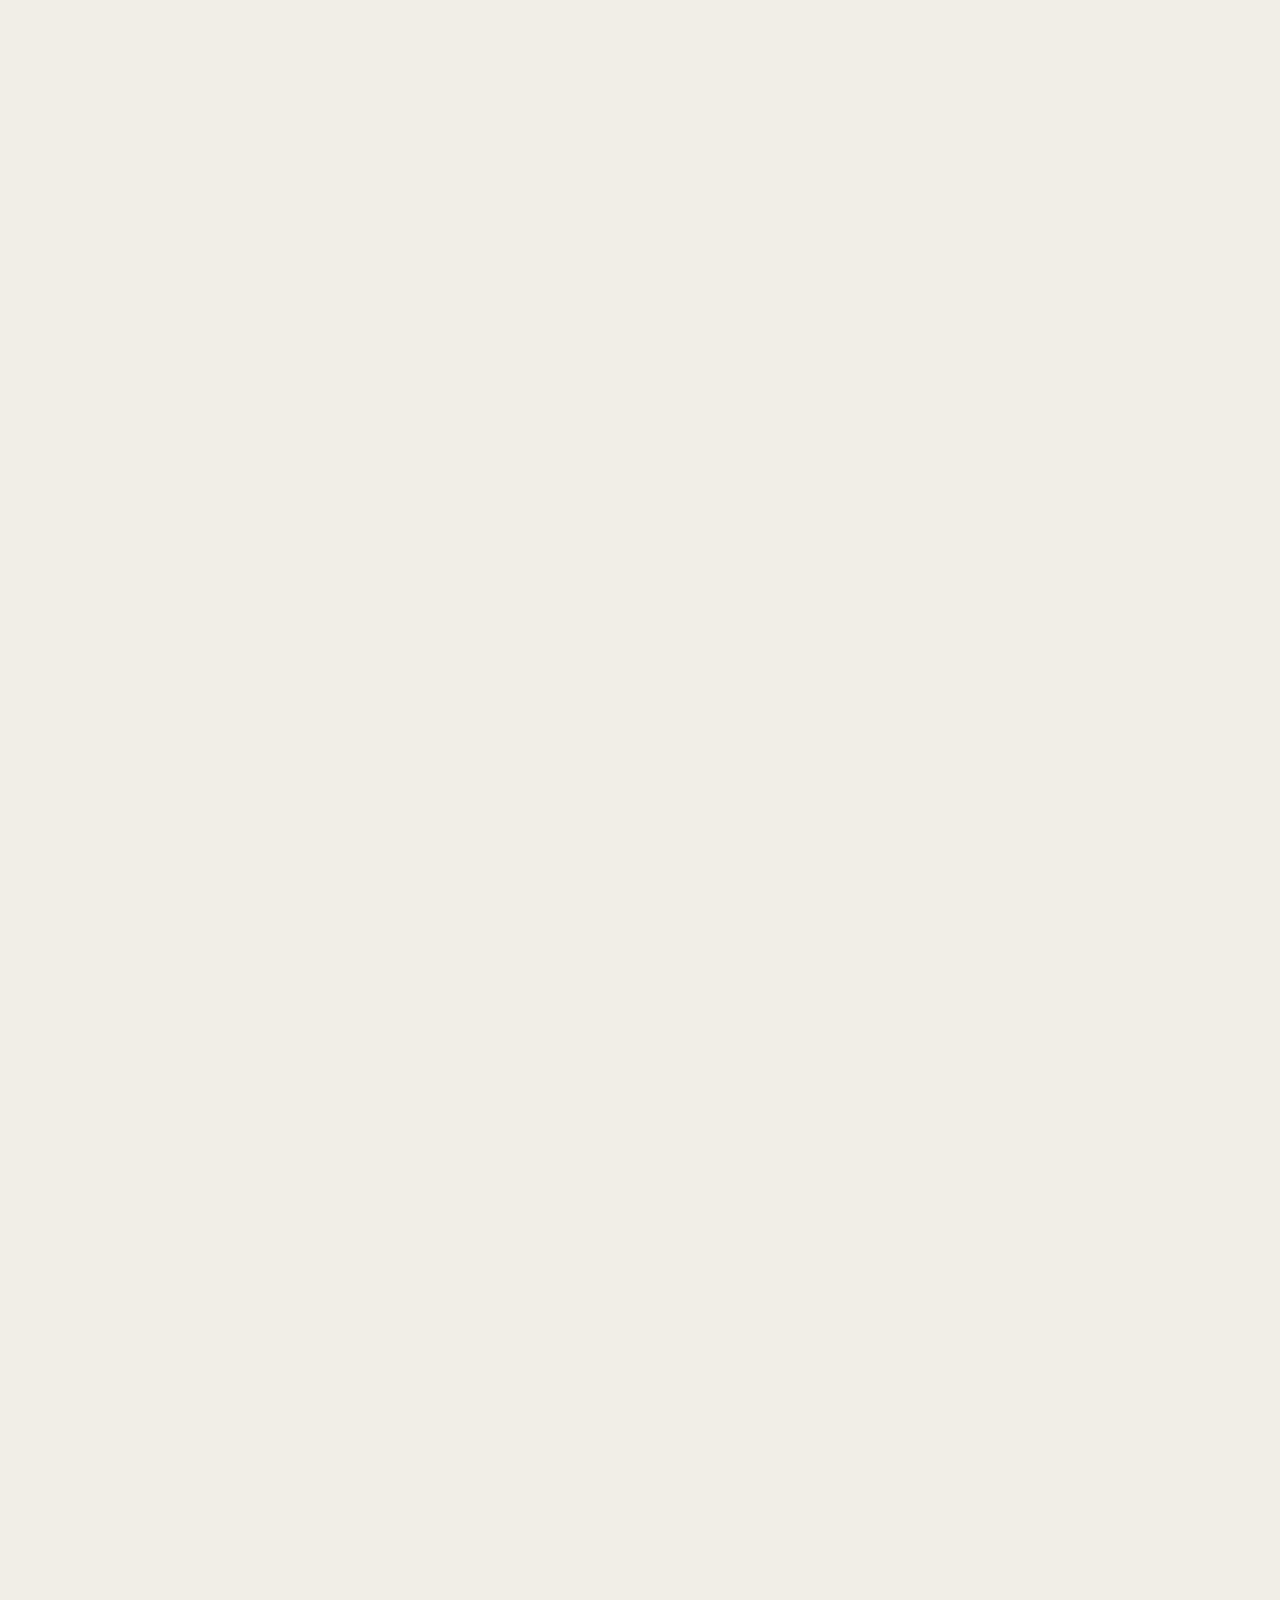
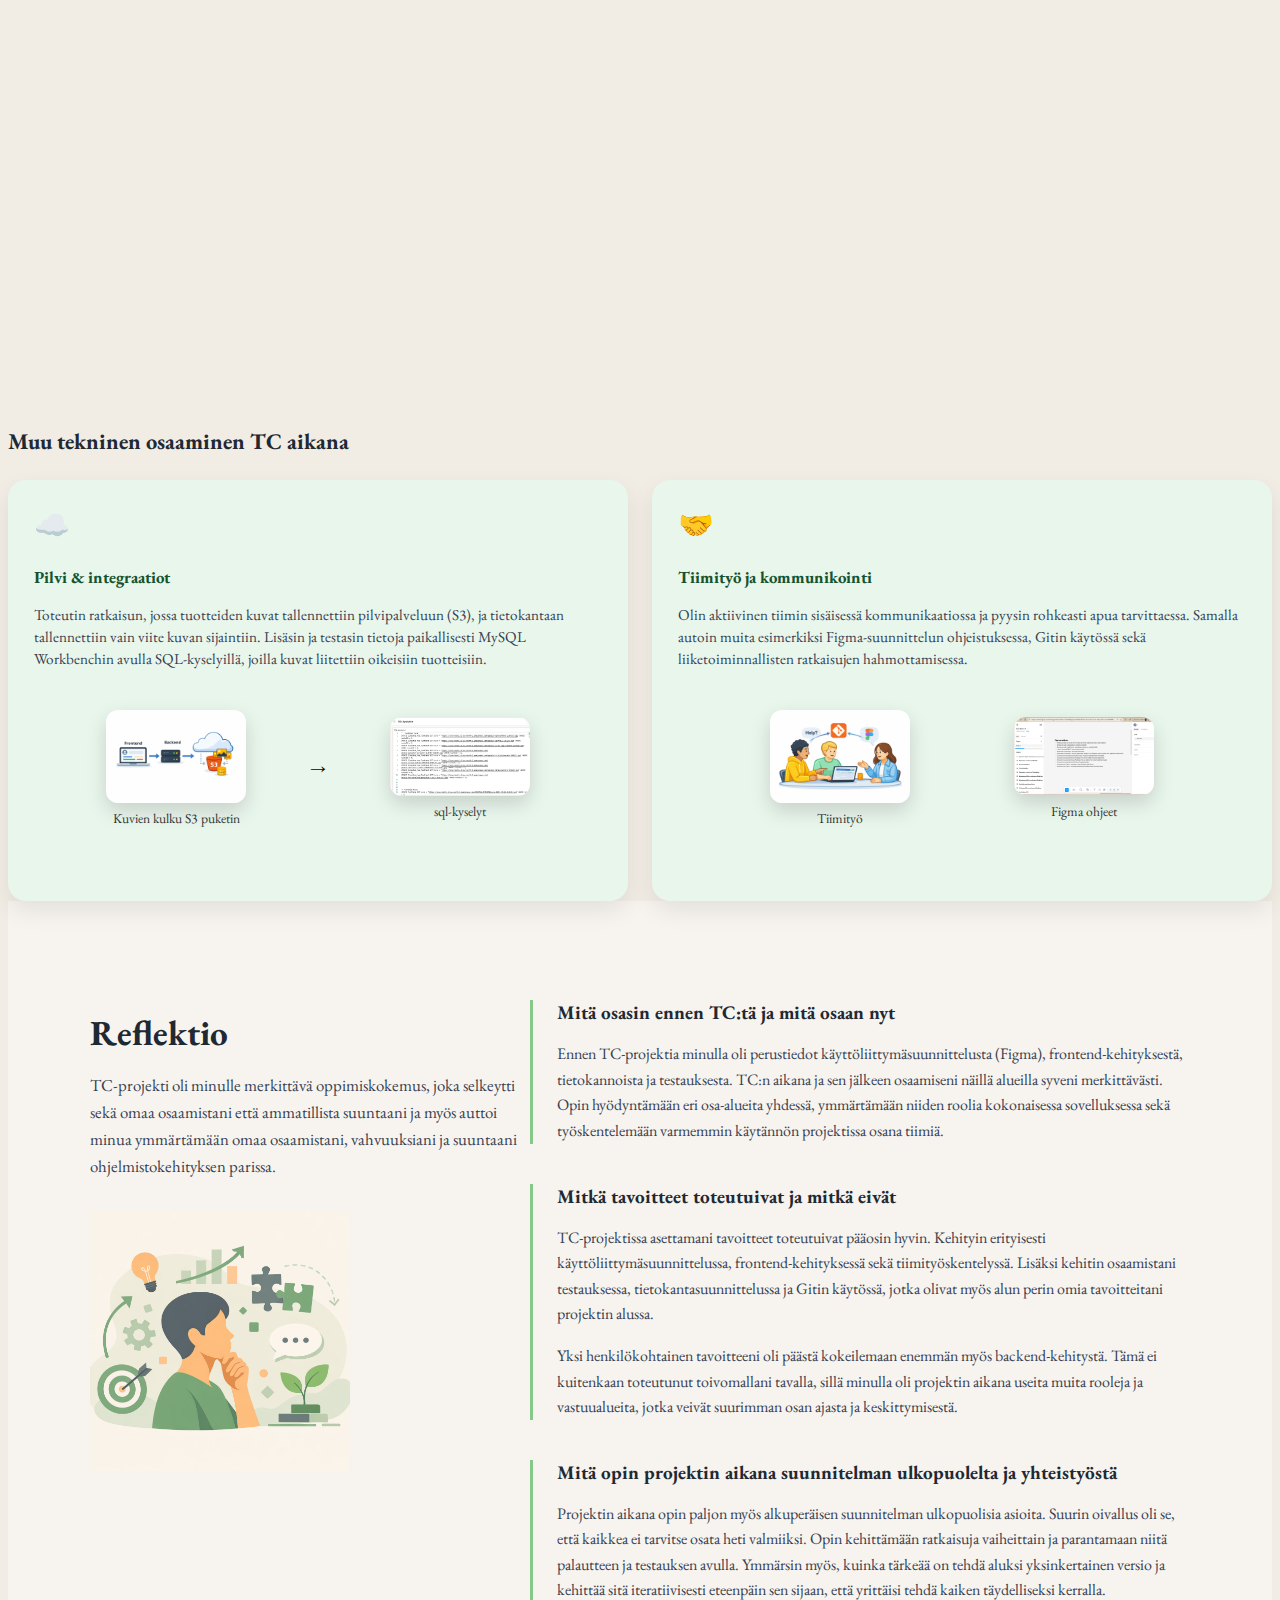
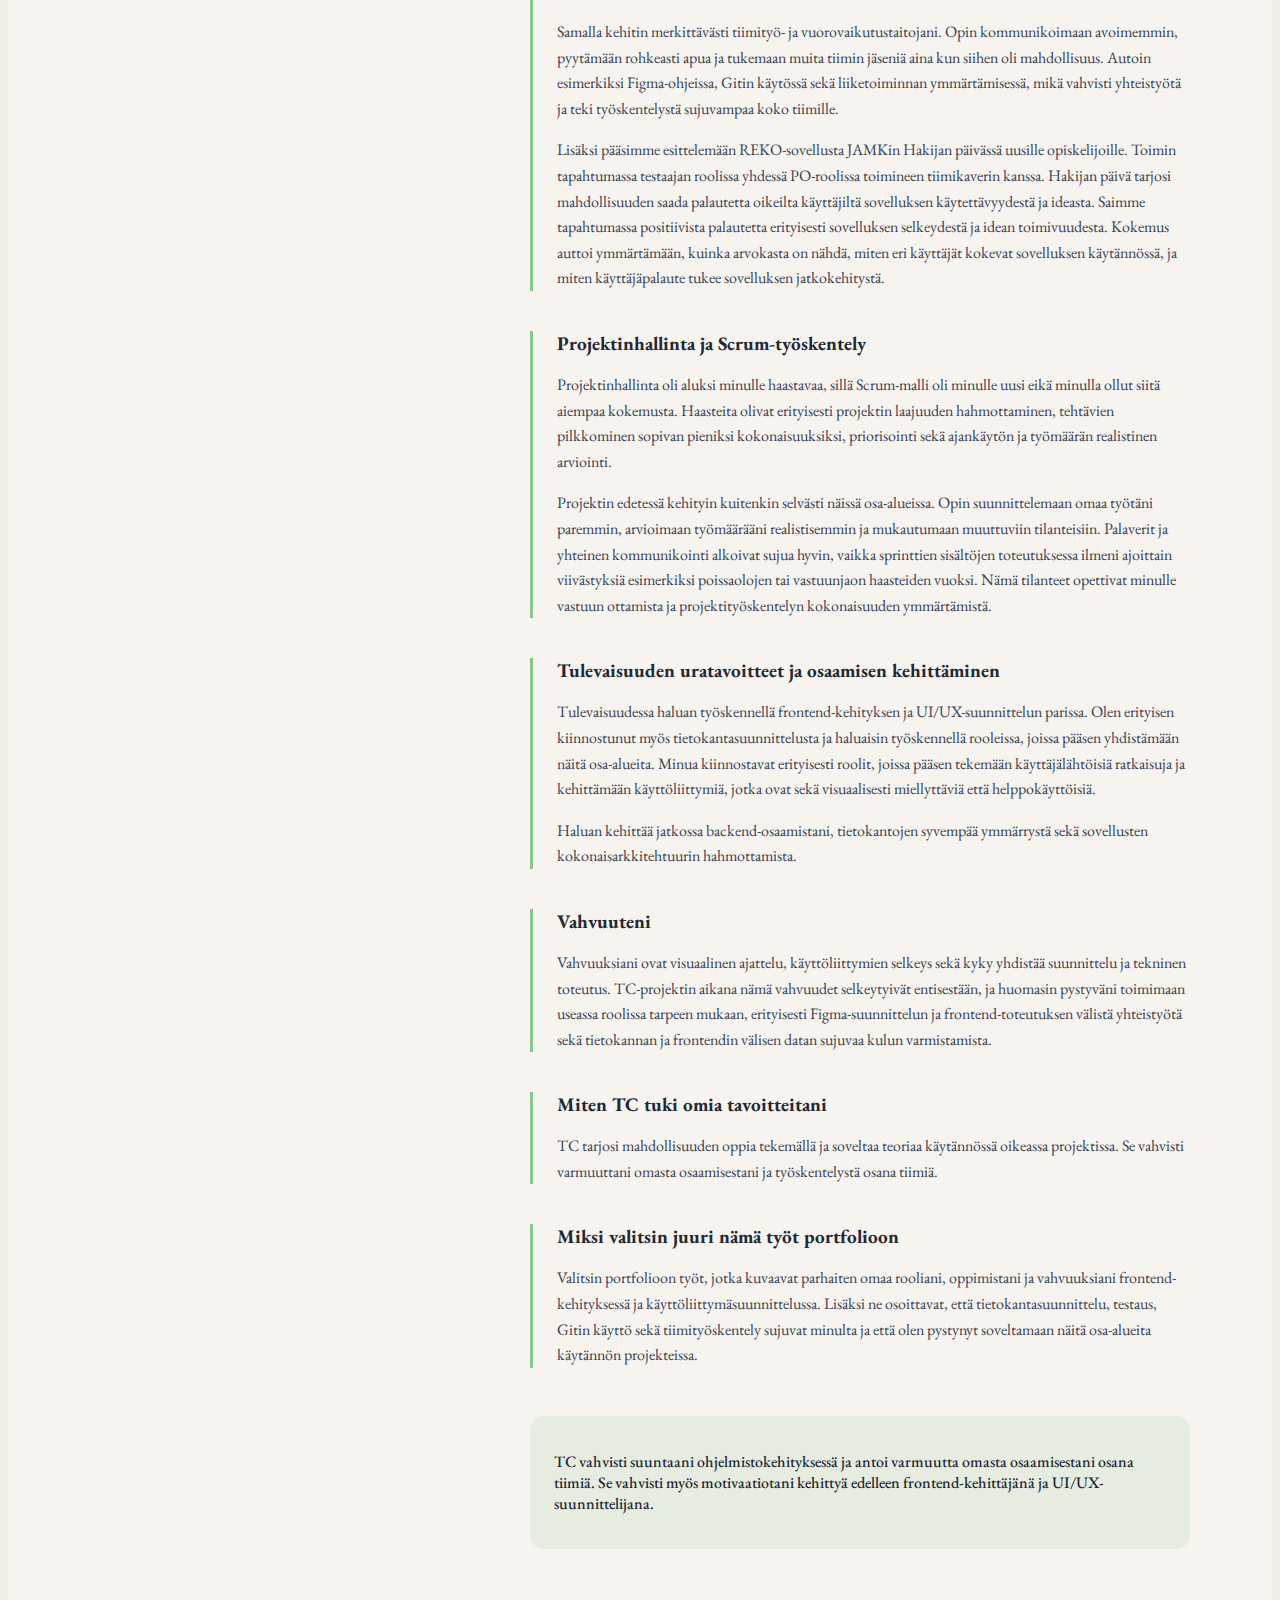
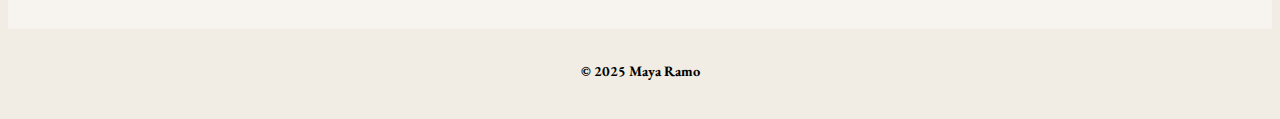
<file: index.html>
<!DOCTYPE html>
<html lang="fi">

<head>
  <meta charset="UTF-8" />
  <meta name="viewport" content="width=device-width, initial-scale=1.0">
  <link rel="preconnect" href="https://fonts.googleapis.com">
  <link rel="preconnect" href="https://fonts.gstatic.com" crossorigin>
  <link rel="stylesheet" href="https://cdnjs.cloudflare.com/ajax/libs/font-awesome/6.4.0/css/all.min.css">
  <link rel="stylesheet"
    href="https://fonts.googleapis.com/css2?family=Material+Symbols+Outlined:opsz,wght,FILL,GRAD@20..48,100..700,0..1,-50..200" />
  <link
    href="https://fonts.googleapis.com/css2?family=Berkshire+Swash&family=EB+Garamond:ital,wght@0,400..800;1,400..800&family=Paprika&family=Roboto:ital,wght@0,100..900;1,100..900&display=swap"
    rel="stylesheet">
  <title>TC-portfolio</title>
  <link rel="stylesheet" href="index.css">


</head>

<body>
  <section class="profile-header">
    <div class="profile-left">
      <img class="profile-img" src="images/Maya1.jpeg" alt="Photo of Maya Ramo">

      <h2 class="about-name">Maya Ramo</h2>
      <p class="study">Tietojenkäsittelyn tradenomiopiskelija</p>
      <p class="specialization">UI/UX suunnittelija & ohjelmistokehitys kehittäjä</p>

      <div class="social-icons">
        <a href="https://github.com/ramomaya" target="_blank" aria-label="GitHub">
          <img src="images/github kuvake.png" alt="GitHub">
        </a>
        <a href="Email:mayuosh.2002@gmail.com" aria-label="Email">
          <img src="images/gmail kuvake.png" alt="Email">
        </a>

      </div>
    </div>

    <div class="profile-right">
      <!-- tänne tulee myöhemmin REKO-kuvat -->
      <div class="reko-slider">
        <img src="images/Etusivu.jpg" class="reko-slide active" alt="REKO etusivu">
        <img src="images/etusivuhakukentta.png" class="reko-slide" alt="REKO Etusivu hakukenttä">
        <img src="images/IlmoitusSivuDesktopVersio.png" class="reko-slide" alt="REKO ilmoitusivu">
        <img src="images/ostoskori.png" class="reko-slide" alt="REKO Ostoskori sivu">
        <img src="images/kirjaudusisään sivu.png" class="reko-slide" alt="REKO kirjaudu sisään sivu">
        <img src="images/rekisteröidysivu.png" class="reko-slide" alt="REKO rekisteröidy sivu">
      </div>

    </div>
  </section>

  <section class="project-card">
    <div class="project-content">

      <div class="project-image">
        <img src="images/uusiVäri logo.png" alt="Abstrakti kasvu ja oppiminen -kuva">
      </div>

      <div class="project-text">
        <h2>🌱 REKO-sovellus</h2>

        <p>
          REKO on verkkosovellus, joka tuo paikalliset ruoantuottajat ja kuluttajat yhteen samaan palveluun. Sovelluksen
          tavoitteena on tehdä lähiruoan löytämisestä, ostamisesta ja myymisestä helppoa ja selkeää yhdessä paikassa.
        </p>

        <p>
          Tuottajat voivat lisätä tuotteensa myyntiin, ja ostajat voivat selata tarjontaa, tarkastella hintoja ja tehdä
          tilauksia vaivattomasti sovelluksen kautta.
        </p>

        <p>
          Projekti on toteutettu kouluprojektina oppimistarkoituksessa Jamkin Ticorporaten Demo Labissa. Sovellusta ei
          ole julkaistu tuotantoon, vaan sen pääpaino on ollut oppimisessa, tiimityöskentelyssä ja käytännön
          ohjelmistokehityksessä.
        </p>

        <a href="https://github.com/jamktiko/RekoRinki.git" target="_blank" class="project-link">
          ↗ Näytä projekti GitHubissa
        </a>
      </div>

    </div>
  </section>


  <div class="tc-project-box scroll-animate">
    <h1 class="otsikko">TC-projektin aikana työskentelin useissa eri tehtävissä, jotka kattoivat suunnittelun,
      kehityksen ja testauksen.
    </h1>

    <div class="role-card" onclick="toggleContent('figma')">
      <div class="role-icon">🖌️</div>
      <div class="role-title">Figma Suunnittelu</div>
      <div class="role-description">
        Vastaa UI/UX suunnittelusta, prototyyppien luomisesta ja resurssien valmistelusta
        frontend-toteutusta varten
      </div>

    </div>

    <div class="role-card" onclick="toggleContent('frontend')">
      <div class="role-icon">🎨</div>
      <div class="role-title">Frontend Kehittäjä</div>
      <div class="role-description">
        Rakensin käyttöliittymän Figma-suunnittelun pohjalta ja toteutin keskeiset näkymät ja käyttäjävuorovaikutukset
      </div>

    </div>

    <div class="role-card" onclick="toggleContent('database')">
      <div class="role-icon">🗄️</div>

      <div class="role-title">Tietokanta Suunnittelu</div>
      <div class="role-description">
        Suunnitteli tietokannan rakenteen, suhteet ja tietovirran tukemaan sovelluksen toiminnallisuutta
      </div>

    </div>

    <div class="role-card" onclick="toggleContent('tester')">
      <div class="role-icon">🧪</div>
      <div class="role-title">Testaaja</div>
      <div class="role-description">
        Testasin ydinominaisuuksia, tunnistin virheitä ja varmistin, että sovellus toimii käyttäjän näkökulmasta
        odotetulla tavalla.
      </div>
      <!-- <div class="role-tag">Frontend</div> -->
    </div>

  </div>

  <div class="grid-container">
    <!-- Ylärivin kaksi laatikkoa -->
    <div class="circle-box top-row scroll-animate">
      <div class="box-header" onclick="toggleContent('figma')">
        <div class="roleicon">🖌️</div>
        <h2>Figma Suunnittelu</h2>
        <i class="fas fa-chevron-down arrow" id="arrow-figma"></i>
      </div>

      <div class="box-content" id="content-figma">
        <div class="viiva"></div>

        <p><strong>Lyhyt esittely:</strong> Vastasin REKO-sovelluksen käyttöliittymäsuunnittelusta Figmassa. Tavoitteena
          oli luoda selkeä
          ja helppokäyttöinen näkymä, jossa kaikki käyttäjät voivat selata ja hakea tuotteita etusivulla tuoteryhmittäin
          ilman kirjautumista. Tuottajille suunnittelin kirjautumisen ja tuotteiden
          hallinnan näkymät.
        </p>
        <div class="design-comparison">
          <figure>
            <img src="images/VanhaversioFigma.png" alt="Old version" class="zoomable">
            <figcaption>Vanha versio</figcaption>
          </figure>

          <span class="design-arrow">→</span>

          <figure>
            <img src="images/UudenversioFigma.png" alt="New version" class="zoomable">
            <figcaption>Uusi versio</figcaption>
          </figure>
        </div>
        <ul>
          <li><strong>Miten tein käytännössä:</strong> Suunnittelin käyttöliittymän näkymiä ja käyttäjäpolkuja Figmassa
            vaiheittain.
            Aloitin yksinkertaisella rakenteella, jonka pohjalta kehitimme toiminnallisemman
            ja visuaalisesti viimeistellyn version. Suunnittelussa huomioin koko ajan myös
            frontend-toteutuksen vaatimukset, kuten komponenttirakenteen ja uudelleenkäytettävyyden.
            <div class="designcomparison">
              <figure>
                <img src="images/vanhaEtusivu.png" alt="Old version" class="zoomable">
                <figcaption>Vanha Etusivu</figcaption>
              </figure>

              <span class="designarrow">→</span>

              <figure>
                <img src="images/uusiEtusivu.png" alt="New version" class="zoomable">
                <figcaption>Uusi Etusivu</figcaption>
              </figure>
            </div>
          </li>
          <li><strong>Visuaalinen ajattelu:</strong> Vanhassa versiossa painopiste oli toiminnallisuuksissa ja sisällön
            määrässä.
            Uudessa versiossa paransin kontrasteja, typografiaa ja elementtien välistä
            rytmiä, jotta tärkeät toiminnot erottuvat paremmin ja käyttöliittymä tuntuu
            selkeämmältä ja rauhallisemmalta.
            <div class="designcomparison">
              <figure>
                <img src="images/vanhanappit.png" alt="Old version" class="zoomable">
                <figcaption>Vanhat nappit</figcaption>
              </figure>

              <span class="designarrow">→</span>

              <figure>
                <img src="images/uusinappit.png" alt="New version" class="zoomable">
                <figcaption>Uudet nappit</figcaption>
              </figure>
            </div>
          </li>

          <li><strong>Yhteistyö ja iterointi:</strong>
            Käyttöliittymäsuunnittelu tehtiin tiiviissä yhteistyössä tiimin kanssa, eikä lopullinen ratkaisu syntynyt
            heti. Projektin alkuvaiheessa vastasin koko REKO-sovelluksen desktop-version käyttöliittymäsuunnittelusta
            Figmassa, ja tämä versio toimi pohjana sovelluksen rakenteelle ja visuaaliselle ilmeelle. Suunnitelmaa
            kehitettiin projektin edetessä palautteen, keskustelujen ja käytännön testaamisen perusteella.

            Iterointia tehtiin useaan otteeseen, esimerkiksi etusivun rakenteen, painikkeiden, värien ja typografian
            osalta, jotta käyttöliittymä olisi mahdollisimman selkeä ja helppokäyttöinen eri käyttäjäryhmille. Projektin
            myöhemmässä vaiheessa keskityin enemmän muihin rooleihin, kuten frontend-toteutukseen, mutta
            Figma-suunnitelma säilyi tärkeänä viitepisteenä koko kehityksen ajan ja ohjasi käyttöliittymän toteutusta
            loppuun asti.
          </li>
          <div class="designcomparison">
            <figure>
              <img src="images/ostoskori figmassa.png" alt="Old version" class="zoomable">
              <figcaption> Ostoskori Figma</figcaption>
            </figure>

            <span class="designarrow">→</span>

            <figure>
              <img src="images/ostoskori.png" alt="New version" class="zoomable">
              <figcaption>Ostoskori frontend</figcaption>
            </figure>
          </div>
          <li><strong>Mitä opin:</strong>
            <br>
            <ul class="mitaopin">
              <li>Opin, että projektin alussa kannattaa tehdä yksinkertainen versio ja kehittää sitä vähitellen
                eteenpäin</li>
              <li>Opin myös käyttämään komponentteja ja ryhmittelyä Figmassa, ja huomasin, että ilman niitä
                suunnittelussa eteneminen on todella hankalaa</li>
              <li>Lisäksi opin, miten prototyyppi toimii Figmassa, kuten kuvakkeiden klikkaaminen ja siirtymät eri
                välilehtien välillä</li>
              <li>Opin myös hyödyntämään kontrasteja, esimerkiksi värien sävyjä ja erottuvuutta, jotta käyttöliittymästä
                tulee selkeämpi ja saavutettavampi</li>
              <li>Ymmärsin samalla paremmin, miten suunnittelu tukee sujuvaa frontend‑kehitystä.</li>
            </ul>

            <div class="designcomparison">
              <figure>
                <img src="images/vanhaVäri logo.png" alt="Old version" class="zoomable">
                <figcaption>Vanha logo</figcaption>
              </figure>

              <span class="designarrow">→</span>

              <figure>
                <img src="images/uusiVäri logo.png" alt="New version" class="zoomable">
                <figcaption>Uusi logo</figcaption>
              </figure>
            </div>

          </li>

          <li><strong>Mitä tekisin nyt toisin:</strong> Alussa olisin voinut käyttää enemmän komponentteja ja
            ryhmittelyä suunnittelussa. Olisin myös voinut oppia enemmän Figman ominaisuuksista, kuten prototyypeistä.
            Lisäksi dokumentoisin suunnitteluratkaisut tarkemmin kehittäjiä varten, jotta toteutusvaihe olisi vielä
            sujuvampi.
          </li>
        </ul>
      </div>
    </div>

    <div class="circle-box top-row scroll-animate">
      <div class="box-header" onclick="toggleContent('frontend')">
        <div class="roleicon">🎨</div>
        <h2>Frontend Kehittäjä</h2>
        <i class="fas fa-chevron-down arrow" id="arrow-frontend"></i>
      </div>
      <div class="box-content" id="content-frontend">
        <div class="viiva"></div>
        <p><strong>Lyhyt esittely:</strong> Vastasin REKO-sovelluksen frontend-toteutuksesta Angular-frameworkilla.
          Tavoitteena oli toteuttaa Figma-suunnitelmat toimivaksi ja responsiiviseksi käyttöliittymäksi sekä rakentaa
          selkeä komponenttipohjainen rakenne.</p>
        <div class="design-comparison">
          <figure>
            <img src="images/IlmoitusSivuDesktopVersio.png" alt="Old version" class="zoomable">
            <figcaption>Desktop versio</figcaption>
          </figure>

          <span class="design-arrow">→</span>

          <figure>
            <img src="images/IlmoitusSivuMobiiliVersio3.png" alt="New version" class="zoomable">
            <figcaption>Mobiili versio</figcaption>
          </figure>
        </div>
        <ul>
          <li><strong>Miten tein käytännössä:</strong>Toteutin käyttöliittymän Angularilla Figma-suunnitelmien pohjalta.
            Rakensin näkymät komponenteista ja hyödynsin palveluita (services) datan käsittelyyn ja sovelluksen
            logiikkaan. Alkuvaiheessa data oli kovakoodattua, jotta käyttöliittymän rakenne ja toiminnallisuudet
            saatiin nopeasti testattua. Projektin loppuvaiheessa frontend yhdistettiin backendin REST APIin, jolloin
            data haettiin pilvessä toimivasta tietokannasta.

            Frontend-kehitykseen kuului käyttäjäinteraktioiden käsittely, reititys eri näkymien välillä sekä lomakkeiden
            ja ostoskorin toiminnallisuuksien toteutus.


          </li>
          <div class="designcomparison">
            <figure>
              <img src="images/in-memeory-data-service.png" alt="Old version" class="zoomable">
              <figcaption>Kovakoodattua data</figcaption>
            </figure>

            <span class="design-arrow">→</span>

            <figure>
              <img src="images/notification-serivce.png" alt="New version" class="zoomable">
              <figcaption>Data backendistä</figcaption>
            </figure>
          </div>
          <li><strong>Visuaalinen ajattelu:</strong> Kiinnitin huomiota siihen, että käyttöliittymä on selkeä ja
            helppokäyttöinen eri laitteilla. Toteutin responsiivisen rakenteen ja varmistin, että tärkeät toiminnot ovat
            helposti löydettävissä. Pyrin myös siihen, että käyttöliittymä vastaa mahdollisimman tarkasti
            Figma-suunnitelmia ja tarjoaa sujuvan käyttäjäkokemuksen.</li>
          <div class="designcomparison">
            <figure>
              <img src="images/vanhaKontrasti.png" alt="Old version" class="zoomable">
              <figcaption>Vanhat kontrasti</figcaption>
            </figure>

            <span class="design-arrow">→</span>

            <figure>
              <img src="images/uusiKontrasti.png" alt="New version" class="zoomable">
              <figcaption>Parempi kontrasti</figcaption>
            </figure>
          </div>

          <li><strong>Tilanhallinta ja tekniset ratkaisut:</strong>Projektin alkuvaiheessa kokeilin tilanhallintaan
            SignalStorea, koska sovelluksen idea oli laaja ja sisälsi useita toiminnallisuuksia. SignalStore toimii
            hyvin monimutkaisemmissa sovelluksissa, joissa tarvitaan selkeää ja keskitettyä tilanhallintaa. Projektin
            edetessä kuitenkin huomasimme, että sovellus ei lopulta kasvanut niin laajaksi kuin alun perin oli
            suunniteltu.

            Tämän vuoksi päätimme luopua SignalStoren käytöstä ja siirtyä yksinkertaisempaan ratkaisuun, jossa
            ostoskorin tiedot tallennetaan localStorageen. Tämä teki toteutuksesta selkeämmän, helpommin ymmärrettävän
            ja nopeamman ylläpitää. Ratkaisu vastasi paremmin sovelluksen todellisia tarpeita ja tuki hyvin projektin
            aikataulua ja tavoitteita.
          </li>
          <div class="designcomparison">
            <figure>
              <img src="images/cartStore.png" alt="Old version" class="zoomable">
              <figcaption>SignalStore</figcaption>
            </figure>

            <span class="design-arrow">→</span>

            <figure>
              <img src="images/ostoskoriService.png" alt="New version" class="zoomable">
              <figcaption>LocalStorage</figcaption>
            </figure>
          </div>

          <li><strong>Mitä opin:</strong>
            <ul class="mitaopin">
              <li>Opin projektin aikana arvioimaan paremmin, millainen tilanhallintaratkaisu sopii oikeasti projektin
                laajuuteen.</li>
              <li>Ymmärsin, että vaikka SignalStore on tehokas työkalu laajoihin ja monimutkaisiin sovelluksiin,
                yksinkertaisempi ratkaisu voi olla parempi rajatummissa kokonaisuuksissa.</li>
              <li>Opin tekemään teknisiä päätöksiä projektin edetessä ja muuttamaan alkuperäisiä ratkaisuja tarpeen
                mukaan.</li>
              <li>Käytännön työssä opin lisää Angularin komponenttirakenteesta ja siitä, miten palveluita hyödynnetään
                frontendissä.</li>
              <li>Opin käyttämään Angularin valmiita komponentteja, kuten lomakkeita ja vahvistusilmoituksia.
                Vaikkakin niiden tyylien muokkaaminen Tailwind CSS:llä oli haasteita, opin ratkaisemaan nämä ongelmat ja
                saamaan komponentit näyttämään halutunlaisilta.</li>
              <li>Opin paremmin, miten frontend ja backend toimivat yhdessä oikeassa sovelluksessa.</li>
              <li>Kehitin myös Tailwind CSS -taitojani, erityisesti responsiivisen suunnittelun osalta pienillä
                näytöillä. Pienten ruutujen layout-haasteet opettivat minua olemaan tarkka tekstimuotoilussa, jotta
                sisältö pysyy tiiviinä ja luettavana kaikilla näytönkooilla.
              </li>
              <li>Kehitin myös kykyä arvioida teknisiä ratkaisuja kriittisesti ja vaihtaa lähestymistapaa, jos
                alkuperäinen ratkaisu ei vastannut projektin todellisia tarpeita.</li>
            </ul>
          </li>
          <div class="designcomparison three-images">
            <figure>
              <img src="images/Ilmoitus-has-tuotteet.png" alt="Database" class="zoomable">
              <figcaption>Tietokanta (pilvessä)</figcaption>

            </figure>

            <span class="designarrow">→</span>
            <figure>
              <img src="images/YhdenIlmoitusTiedot.png" alt="Backend" class="zoomable">
              <figcaption>Backend (API)</figcaption>
            </figure>

            <span class="designarrow">→</span>
            <figure>
              <img src="images/types2.png" alt="Frontend" class="zoomable">
              <figcaption>Frontend (Types)</figcaption>
            </figure>
          </div>

          <div class="designcomparison three-images">
            <figure>
              <img src="images/mapataan tuotteet.png" alt="Database" class="zoomable">
              <figcaption>Ostoskori (service)</figcaption>

            </figure>

            <span class="designarrow">→</span>
            <figure>
              <img src="images/ostoskoriTS.png" alt="Backend" class="zoomable">
              <figcaption>Ostoskori (TS)</figcaption>
            </figure>

            <span class="designarrow">→</span>
            <figure>
              <img src="images/ostoskori.png" alt="Frontend" class="zoomable">
              <figcaption>Frontend (Angular)</figcaption>
            </figure>
          </div>

          <li><strong>Mitä tekisin nyt toisin:</strong> Jos aloittaisin projektin nyt uudelleen, miettisin
            tilanhallintaratkaisun tarkemmin jo alkuvaiheessa suhteessa siihen, kuinka laajaksi sovellus on oikeasti
            tarkoitus rakentaa. Valitsisin aluksi mahdollisimman yksinkertaisen ratkaisun ja siirtyisin
            monimutkaisempaan tilanhallintaan vasta siinä vaiheessa, kun sovelluksen tarpeet sitä aidosti vaatisivat.
            Samalla panostaisin enemmän arkkitehtuurin suunnitteluun ja dokumentointiin heti projektin alussa,
            erityisesti tilanhallinnan osalta.</li>
        </ul>
      </div>
    </div>

    <!-- Alarivin kaksi laatikkoa -->
    <div class="circle-box bottom-row scroll-animate">
      <div class="box-header" onclick="toggleContent('database')">
        <div class="roleicon">🗄️</div>
        <h2>Tietokanta Suunnittelu</h2>
        <i class="fas fa-chevron-down arrow" id="arrow-database"></i>
      </div>
      <div class="box-content" id="content-database">
        <div class="viiva"></div>
        <p><strong>Lyhyt esittely:</strong> Vastasin REKO-sovelluksen tietokannan suunnittelusta ja toteutuksesta
          MySQL-tietokannalla yhdessä tiimin kanssa. Tietokanta suunniteltiin tukemaan sovelluksen keskeisiä
          toiminnallisuuksia, kuten käyttäjiä, tuottajia, tuotteita, ilmoituksia, tilauksia ja jakelureittejä.
          Sovelluksen idea oli melko monimutkainen, minkä vuoksi tietokannan rakenteen suunnittelu vei aikaa.
          Ennen toimivan ratkaisun löytymistä hyödynsimme datacase-tapausta, jossa hahmottelimme tauluja ja niiden
          suhteita Excelissä.
          Tavoitteena oli luoda selkeä ja looginen rakenne, joka toimii sujuvasti yhdessä backendin API-ratkaisun kanssa
          ja mahdollistaa tiedon käytön frontend-sovelluksessa.</p>

        <div class="designcomparison">
          <figure>
            <img src="images/TietokanatVanhaVersio.png" alt="Old version" class="zoomable">
            <figcaption>Vanha versio</figcaption>
          </figure>

          <span class="design-arrow">→</span>

          <figure>
            <img src="images/tietokanta EER-malli.png" alt="New version" class="zoomable">
            <figcaption>Uusi versio</figcaption>
          </figure>
        </div>
        <ul>
          <li><strong>Miten tein käytännössä:</strong>Osallistuin aktiivisesti tietokannan rakenteen suunnitteluun ja
            MySQL-tietokannan toteutukseen yhdessä tiimin kanssa. Suunnittelimme ja rakensimme keskeiset taulut, kuten
            Asiakas, Tuottaja, Tuotteet, Ilmoitukset, Tilaus ja Reitit, sekä näiden väliset liitostaulut.

            Määrittelin taulujen väliset suhteet vierasavainten avulla ja huolehdin siitä, että tietokanta tukee
            sovelluksen käyttötapauksia, kuten tilausten käsittelyä ja tuotteiden liittämistä ilmoituksiin. Rakenteessa
            huomioitiin moni–moneen-suhteet, tietojen eheys ja käytännön toimivuus backend-rajapintojen kautta.

            Lisäksi määrittelin uniikit kentät, kuten sähköpostit ja käyttäjätunnukset, sekä hyödynsin ENUM-arvoja
            esimerkiksi tilausten tilojen hallinnassa.</li>
          <div class="designcomparison">
            <figure>
              <img src="images/tilaustaulukkoEER.png" alt="Old version" class="zoomable">
              <figcaption>Tilaus taulu</figcaption>
            </figure>

            <span class="design-arrow">→</span>

            <figure>
              <img src="images/TilausTaulukko1.png" alt="New version" class="zoomable">
              <figcaption>tilaustaulu skriptin osa</figcaption>
            </figure>
          </div>
          <li><strong>Tietokantarakenne ja suhteet:</strong> Tietokanta rakennettiin relaatiomallin pohjalta, jossa
            keskeiset entiteetit, kuten tuottajat, asiakkaat, tuotteet, ilmoitukset, tilaukset ja jakelureitit, on
            selkeästi eroteltu ja yhdistetty loogisilla suhteilla. Tuottajat voivat luoda ilmoituksia ja tuotteita,
            asiakkaat tehdä tilauksia, ja tilaukset viittaavat sekä ilmoituksiin että reitteihin viiteavainten avulla.

            Yksi suurimmista haasteista oli erottaa tuotteet tilanteessa, jossa eri tuottajilla voi olla samanlaisia
            tuotteita. Ratkaisimme tämän käyttämällä Tuotteet-taulussa yhdistettyä pääavainta, jossa TuoteID ja
            TuottajaID muodostavat yhdessä primary keyn. Tämän avulla jokainen tuote voidaan yksiselitteisesti liittää
            oikeaan tuottajaan.

            Monimutkaisempia suhteita mallinnettiin liitostaulujen avulla, kuten tuotteiden kuuluminen ilmoituksiin ja
            tilauksiin. Tämä rakenne mahdollisti joustavan tiedonhallinnan ja vastasi sovelluksen monipuolisiin
            toiminnallisiin tarpeisiin.</li>
          <div class="designcomparison">
            <figure>
              <img src="images/tuotteetTaulukko.png" alt="Old version" class="zoomable">
              <figcaption>Tuotteet taulu</figcaption>
            </figure>

            <span class="design-arrow">→</span>

            <figure>
              <img src="images/liitokset-taulut.png" alt="New version" class="zoomable">
              <figcaption>Liitostaulut</figcaption>
            </figure>
          </div>

          <li><strong>Yhteistyö ja iterointi:</strong> Tietokannan suunnittelu tehtiin tiiviissä yhteistyössä tiimin
            kanssa, eikä toimiva ratkaisu syntynyt heti. Sovelluksen idea oli alusta asti laaja ja monimutkainen, minkä
            vuoksi tietokantarakenteen suunnittelu vei paljon aikaa. Ennen lopullisen rakenteen löytymistä
            suunnittelimme tietokantaa useaan otteeseen ja hyödynsimme datacase-tapausta, jossa hahmottelimme taulut ja
            niiden suhteet ensin Excelissä. Tämän avulla pystyimme testaamaan eri ratkaisuja ja ymmärtämään
            kokonaisuutta paremmin ennen MySQL-tietokannan toteutusta. Tietokantakaaviota ja rakennetta muokattiin
            projektin aikana useita kertoja, myös vielä viimeisen version jälkeen, jotta tietokanta vastaisi
            mahdollisimman hyvin sovelluksen toiminnallisuuksia ja alkuperäistä ideaa.</li>

          <div class="designcomparison">
            <figure>
              <img src="images/datacasetaulut.png" alt="Old version" class="zoomable">
              <figcaption>Excel-datacase</figcaption>
            </figure>

            <span class="design-arrow">→</span>

            <figure>
              <img src="images/datacase taulut.png" alt="New version" class="zoomable">
              <figcaption>Toteuttu versio</figcaption>
            </figure>
          </div>
          <li><strong>Mitä opin:</strong>
            <ul class="mitaopin">
              <li>Opin, kuinka tärkeää on suunnitella tietokanta koko sovelluksen näkökulmasta eikä vain yksittäisten
                toiminnallisuuksien perusteella.</li>
              <li>Ymmärsin, että monimutkaisissa projekteissa tietokantarakenne harvoin on valmis ensimmäisellä
                kerralla, vaan se kehittyy ja tarkentuu yhteistyön, testauksen ja käytännön toteutuksen kautta.</li>
              <li>Opin suunnittelemaan relaatiotietokannan, joka tukee monimutkaisempaa sovelluslogiikkaa ja vastaa
                sovelluksen todellisia tarpeita.</li>
              <li>Kehitin osaamistani viiteavainten, liitostaulujen ja indeksien käytössä sekä ymmärsin paremmin niiden
                merkityksen tietojen eheyden ja toimivuuden kannalta.</li>
              <li>Opin, miten tietokantarakenne vaikuttaa suoraan backendin ja frontendin toimintaan.</li>
              <li>Opin hyödyntämään datacase-tapausta monimutkaisessa sovelluksessa, jossa taulut ja niiden suhteet
                mallinnettiin ensin Excelissä. Tämä auttoi hahmottamaan kokonaisuuden, tunnistamaan ongelmakohdat
                ajoissa ja löytämään toimivan ratkaisun ennen varsinaista tietokannan toteutusta.
              </li>
              <li>Kehitin myös kykyäni työskennellä tiimissä teknisten ratkaisujen parissa ja perustella
                tietokantasuunnitteluun liittyviä päätöksiä.</li>
            </ul>
          </li>

          <div class="designcomparison">
            <figure>
              <img src="images/Iteratiivinen oppimisprosessi.png" alt="Old version" class="zoomable">
              <figcaption>Iteratiivinen oppimisprosessi</figcaption>
            </figure>

            <span class="design-arrow">→</span>

            <figure>
              <img src="images/Oivallukset.png" alt="New version" class="zoomable">
              <figcaption>Oivallukset ja taidot</figcaption>
            </figure>
          </div>
          <li><strong>Mitä tekisin nyt toisin:</strong> Jos aloittaisin projektin uudelleen, panostaisin vielä enemmän
            tietokannan rakenteen dokumentointiin heti alkuvaiheessa.</li>
        </ul>
      </div>
    </div>

    <div class="circle-box bottom-row scroll-animate">
      <div class="box-header" onclick="toggleContent('tester')">
        <div class="roleicon">🧪</div>
        <h2>Testaaja</h2>
        <i class="fas fa-chevron-down arrow" id="arrow-tester"></i>
      </div>
      <div class="box-content" id="content-tester">
        <div class="viiva"></div>
        <p><strong>Lyhyt esittely:</strong>REKO-sovelluksen testaus jäi osittain rajalliseksi projektin aikataulun ja
          resurssien vuoksi. Projektin alkuvaiheessa testaukselle ei ollut selkeää vastuuhenkilöä, minkä vuoksi
          systemaattinen testaus jäi vähäiseksi. Projektin loppuvaiheessa otin testausvastuun vastaan muiden roolieni,
          kuten frontend-kehityksen ja Figma-suunnittelun, ohella. Testausta toteutettiin yhteistyössä PO-roolissa
          toimineen tiimin jäsenen kanssa, ja painopiste oli erityisesti frontendin toimivuuden varmistamisessa.</p>

        <div class="designcomparison">
          <figure>
            <img src="images/testauskokonaiskuva.png" alt="Old version" class="zoomable">
            <figcaption>Testauksen kokonaiskuva</figcaption>
          </figure>

          <span class="design-arrow">→</span>

          <figure>
            <img src="images/Testauksen vastuut projektissa1.png" alt="New version" class="zoomable">
            <figcaption>Testaus projektissa</figcaption>
          </figure>
        </div>
        <ul>
          <li><strong>Miten tein käytännössä:</strong> Käytännössä osallistuin sovelluksen testaamiseen yhdessä
            PO-roolissa toimineen tiimiläisen kanssa. Toteutimme frontend-puolen testauksia, jotka keskittyivät
            erityisesti saavutettavuuteen, käytettävyyteen ja yhteensopivuuteen eri selaimilla ja laitteilla. Testausta
            tehtiin koko sovelluksen tasolla käyttäjän näkökulmasta.

            Lisäksi toteutin Cypressillä end-to-end-testauksen, jossa testattiin neljä keskeistä käyttäjäpolkua
            REKO-sovelluksessa. Näissä testattiin muun muassa ilmoitusten selaamista, tuotteiden valintaa ja ostoskorin
            toimintaa. Yksikkötestauksen osalta toteutin yhden Vitestillä tehdyn testin, jossa haettiin ilmoituksia
            fake-backendista ja varmistettiin datan oikea käsittely frontendissä.</li>

          <div class="designcomparison">
            <figure>
              <img src="images/cypress koodikuva.png" alt="Old version" class="zoomable">
              <figcaption>Cypress E2E -testaus</figcaption>
            </figure>

            <span class="design-arrow">→</span>

            <figure>
              <img src="images/wave työkalu testaus.png" alt="New version" class="zoomable">
              <figcaption>Wave työkalu</figcaption>
            </figure>
          </div>
          <li><strong>Testausmenetelmät ja työkalut:</strong>Testauksessa hyödynnettiin useita
            eri menetelmiä ja
            työkaluja:
            <ul class="mitaopin">
              <li>Manuaalinen testaus käyttäjän näkökulmasta</li>
              <li>Saavutettavuus- ja käytettävyystestaus selaintyökaluilla</li>
              <li>Yhteensopivuustestaus eri selaimilla</li>
              <li>End-to-end-testaus Cypressillä (4 käyttäjäpolkua)</li>
              <li>Yksikkötestaus Vitestillä fake-backendia vasten</li>
            </ul>
          </li>
          <div class="designcomparison">
            <figure>
              <img src="images/testus menetelmät.png" alt="Old version" class="zoomable">
              <figcaption>Testauksen menetelmät</figcaption>
            </figure>

            <span class="design-arrow">→</span>

            <figure>
              <img src="images/testaus työkalut.png" alt="New version" class="zoomable">
              <figcaption>Testauksen työkalut</figcaption>
            </figure>
          </div>
          <li><strong>Yhteistyö ja vastuun jakautuminen:</strong> Testaus toteutettiin yhteistyössä tiimin kanssa,
            erityisesti PO-roolissa toimineen jäsenen kanssa. Alkuvaiheessa testaus jäi vähälle huomiolle, koska sille
            ei ollut nimettyä vastuuhenkilöä. Projektin loppupuolella otin testausroolin vastuulleni muiden tehtävieni
            ohella, mikä vaikutti testauksen laajuuteen, mutta mahdollisti kuitenkin tärkeimpien käyttäjäpolkujen
            testaamisen ennen projektin päättymistä.</li>
          <div class="designcomparison">
            <figure>
              <img src="images/yhteistyö.png" alt="Old version" class="zoomable">
              <figcaption>Yhteistyö PO kanssa</figcaption>
            </figure>

            <span class="design-arrow">→</span>

            <figure>
              <img src="images/Iteratiivinen testaus.png" alt="New version" class="zoomable">
              <figcaption>Iteratiivinen testaus</figcaption>
            </figure>
          </div>
          <li><strong>Mitä opin:</strong>
            <ul class="mitaopin">
              <li>Opin, että testaus tulisi huomioida ja suunnitella jo projektin alkuvaiheessa</li>
              <li>Ymmärsin, kuinka tärkeää on nimetä testaukselle selkeä vastuu</li>
              <li>Opin tekemään Cypress-pohjaista end-to-end-testausta käyttäjäpolkujen kautta</li>
              <li>Kehitin ymmärrystäni frontend-testauksen merkityksestä käytettävyyden ja saavutettavuuden
                näkökulmasta.</li>
              <li>Opin, että testauksen laajuus vaikuttaa suoraan sovelluksen luotettavuuteen.</li>
            </ul>
          </li>
          <div class="designcomparison">
            <figure>
              <img src="images/ennen testaus.png" alt="Old version" class="zoomable">
              <figcaption>Ennen testaus</figcaption>
            </figure>

            <span>→</span>

            <figure>
              <img src="images/testauksen jälkeen.png" alt="New version" class="zoomable">
              <figcaption>Testauksen jälkeen</figcaption>
            </figure>
          </div>
          <li><strong>Mitä tekisin nyt toisin:</strong> Jos aloittaisin projektin uudelleen, varmistaisin, että testaus
            otetaan mukaan jo projektin alkuvaiheessa ja että sille nimetään selkeä vastuuhenkilö. Jakaisin
            testausvastuuta tasaisemmin tiimin kesken ja aloittaisin yksikkötestauksen aikaisemmin, jotta testaus tukisi
            kehitystä koko projektin ajan eikä vain loppuvaiheessa.</li>
        </ul>
      </div>

    </div>
  </div>

  <!-- muu tekinen osaaminen osio -->
  <h3 class="extra-skills-title">Muu tekninen osaaminen TC aikana</h3>
  <div class="extra-skills-grid">

    <!-- KORTTI 1 -->
    <div class="extra-skill-card">
      <div class="icon">☁️</div>
      <h4>Pilvi & integraatiot</h4>
      <!-- Pilvikuva -->

      <p>
        Toteutin ratkaisun, jossa tuotteiden kuvat tallennettiin pilvipalveluun (S3), ja tietokantaan tallennettiin
        vain viite kuvan sijaintiin. Lisäsin ja testasin tietoja paikallisesti MySQL Workbenchin avulla
        SQL-kyselyillä, joilla kuvat liitettiin oikeisiin tuotteisiin.
      </p>

      <div class="designcomparison">
        <figure>
          <img src="images/moderni ikonikuva.png" alt="Old version" class="zoomable">
          <figcaption> Kuvien kulku S3 puketin</figcaption>
        </figure>

        <span>→</span>

        <figure>
          <img src="images/sql-kyselyt.png" alt="New version" class="zoomable">
          <figcaption>sql-kyselyt</figcaption>
        </figure>
      </div>
    </div>

    <!-- KORTTI 2 -->
    <div class="extra-skill-card">
      <div class="icon">🤝</div>
      <h4>Tiimityö ja kommunikointi</h4>
      <p>
        Olin aktiivinen tiimin sisäisessä kommunikaatiossa ja pyysin rohkeasti apua
        tarvittaessa. Samalla autoin muita esimerkiksi Figma-suunnittelun ohjeistuksessa,
        Gitin käytössä sekä liiketoiminnallisten ratkaisujen hahmottamisessa.
      </p>

      <div class="designcomparison">
        <figure>
          <img src="images/tiimityö kuva.png" alt="Old version" class="zoomable">
          <figcaption>Tiimityö</figcaption>
        </figure>



        <figure>
          <img src="images/figma ohjeet.png" alt="New version" class="zoomable">
          <figcaption>Figma ohjeet</figcaption>
        </figure>
      </div>
    </div>

  </div>


  <section class="reflection-section">
    <div class="reflection-container">

      <!-- Vasen puoli -->
      <div class="reflection-intro">
        <h2>Reflektio</h2>
        <p class="reflection-lead">
          TC-projekti oli minulle merkittävä oppimiskokemus, joka selkeytti sekä omaa osaamistani että ammatillista
          suuntaani ja myös auttoi minua ymmärtämään omaa osaamistani, vahvuuksiani ja suuntaani ohjelmistokehityksen
          parissa.
        </p>

        <!-- Halutessasi kuva tai ikoni -->
        <img src="images/reflection-illustration1.png" alt="Reflection illustration" class="reflection-image">
      </div>


      <!-- Oikea puoli -->
      <div class="reflection-content">

        <div class="reflection-block">
          <h3>Mitä osasin ennen TC:tä ja mitä osaan nyt</h3>
          <p>
            Ennen TC-projektia minulla oli perustiedot käyttöliittymäsuunnittelusta (Figma), frontend-kehityksestä,
            tietokannoista ja testauksesta. TC:n aikana ja sen jälkeen osaamiseni näillä alueilla syveni merkittävästi.
            Opin hyödyntämään eri osa-alueita yhdessä, ymmärtämään niiden roolia kokonaisessa sovelluksessa sekä
            työskentelemään varmemmin käytännön projektissa osana tiimiä.
          </p>
        </div>

        <div class="reflection-block">
          <h3>Mitkä tavoitteet toteutuivat ja mitkä eivät</h3>
          <p>
            TC-projektissa asettamani tavoitteet toteutuivat pääosin hyvin. Kehityin erityisesti
            käyttöliittymäsuunnittelussa, frontend-kehityksessä sekä tiimityöskentelyssä. Lisäksi kehitin osaamistani
            testauksessa, tietokantasuunnittelussa ja Gitin käytössä, jotka olivat myös alun perin omia tavoitteitani
            projektin alussa.

          </p>
          <p>Yksi henkilökohtainen tavoitteeni oli päästä kokeilemaan enemmän myös backend-kehitystä. Tämä ei kuitenkaan
            toteutunut toivomallani tavalla, sillä minulla oli projektin aikana useita muita rooleja ja vastuualueita,
            jotka veivät suurimman osan ajasta ja keskittymisestä.</p>
        </div>

        <div class="reflection-block">
          <h3>Mitä opin projektin aikana suunnitelman ulkopuolelta ja yhteistyöstä</h3>
          <p>
            Projektin aikana opin paljon myös alkuperäisen suunnitelman ulkopuolisia asioita. Suurin oivallus oli se,
            että kaikkea ei tarvitse osata heti valmiiksi. Opin kehittämään ratkaisuja vaiheittain ja parantamaan niitä
            palautteen ja testauksen avulla. Ymmärsin myös, kuinka tärkeää on tehdä aluksi yksinkertainen versio ja
            kehittää sitä iteratiivisesti eteenpäin sen sijaan, että yrittäisi tehdä kaiken täydelliseksi kerralla.
          </p>
          <p>
            Samalla kehitin merkittävästi tiimityö- ja vuorovaikutustaitojani. Opin kommunikoimaan avoimemmin, pyytämään
            rohkeasti apua ja tukemaan muita tiimin jäseniä aina kun siihen oli mahdollisuus. Autoin esimerkiksi
            Figma-ohjeissa, Gitin käytössä sekä liiketoiminnan ymmärtämisessä, mikä vahvisti yhteistyötä ja teki
            työskentelystä sujuvampaa koko tiimille.
          </p>

          <p>
            Lisäksi pääsimme esittelemään REKO-sovellusta JAMKin Hakijan päivässä uusille opiskelijoille.
            Toimin tapahtumassa testaajan roolissa yhdessä PO-roolissa toimineen tiimikaverin kanssa.

            Hakijan päivä tarjosi mahdollisuuden saada palautetta oikeilta käyttäjiltä sovelluksen käytettävyydestä ja
            ideasta. Saimme tapahtumassa positiivista palautetta erityisesti sovelluksen selkeydestä ja idean
            toimivuudesta.

            Kokemus auttoi ymmärtämään, kuinka arvokasta on nähdä, miten eri käyttäjät kokevat sovelluksen käytännössä,
            ja miten käyttäjäpalaute tukee sovelluksen jatkokehitystä.
          </p>


        </div>

        <div class="reflection-block">
          <h3>Projektinhallinta ja Scrum-työskentely</h3>
          <p>
            Projektinhallinta oli aluksi minulle haastavaa, sillä Scrum-malli oli minulle uusi eikä minulla ollut siitä
            aiempaa kokemusta. Haasteita olivat erityisesti projektin laajuuden hahmottaminen, tehtävien pilkkominen
            sopivan pieniksi kokonaisuuksiksi, priorisointi sekä ajankäytön ja työmäärän realistinen arviointi.
          </p>

          <p>
            Projektin edetessä kehityin kuitenkin selvästi näissä osa-alueissa. Opin suunnittelemaan omaa työtäni
            paremmin, arvioimaan työmäärääni realistisemmin ja mukautumaan muuttuviin tilanteisiin. Palaverit ja
            yhteinen kommunikointi alkoivat sujua hyvin, vaikka sprinttien sisältöjen toteutuksessa ilmeni ajoittain
            viivästyksiä esimerkiksi poissaolojen tai vastuunjaon haasteiden vuoksi. Nämä tilanteet opettivat minulle
            vastuun ottamista ja projektityöskentelyn kokonaisuuden ymmärtämistä.
          </p>
        </div>


        <div class="reflection-block">
          <h3>Tulevaisuuden uratavoitteet ja osaamisen kehittäminen</h3>
          <p>
            Tulevaisuudessa haluan työskennellä frontend-kehityksen ja UI/UX-suunnittelun parissa. Olen erityisen
            kiinnostunut myös tietokantasuunnittelusta ja haluaisin työskennellä rooleissa, joissa pääsen yhdistämään
            näitä osa-alueita. Minua kiinnostavat erityisesti roolit, joissa pääsen tekemään käyttäjälähtöisiä
            ratkaisuja ja kehittämään käyttöliittymiä, jotka ovat sekä visuaalisesti miellyttäviä että helppokäyttöisiä.
          </p>
          <p>
            Haluan kehittää jatkossa backend-osaamistani,
            tietokantojen syvempää ymmärrystä sekä
            sovellusten kokonaisarkkitehtuurin hahmottamista.
          </p>
        </div>

        <div class="reflection-block">
          <h3>Vahvuuteni</h3>
          <p>
            Vahvuuksiani ovat visuaalinen ajattelu, käyttöliittymien selkeys sekä kyky yhdistää suunnittelu ja tekninen
            toteutus. TC-projektin aikana nämä vahvuudet selkeytyivät entisestään, ja huomasin pystyväni toimimaan
            useassa roolissa tarpeen mukaan, erityisesti Figma-suunnittelun ja frontend-toteutuksen välistä yhteistyötä
            sekä tietokannan ja frontendin välisen datan sujuvaa kulun varmistamista.
          </p>

        </div>

        <div class="reflection-block">
          <h3>Miten TC tuki omia tavoitteitani</h3>
          <p>
            TC tarjosi mahdollisuuden oppia tekemällä
            ja soveltaa teoriaa käytännössä oikeassa projektissa.
            Se vahvisti varmuuttani omasta osaamisestani
            ja työskentelystä osana tiimiä.
          </p>
        </div>


        <div class="reflection-block">
          <h3>Miksi valitsin juuri nämä työt portfolioon</h3>
          <p>
            Valitsin portfolioon työt, jotka kuvaavat parhaiten omaa rooliani, oppimistani ja vahvuuksiani
            frontend-kehityksessä ja käyttöliittymäsuunnittelussa. Lisäksi ne osoittavat, että tietokantasuunnittelu,
            testaus, Gitin käyttö sekä tiimityöskentely sujuvat minulta ja että olen pystynyt soveltamaan näitä
            osa-alueita käytännön projekteissa.
          </p>
        </div>

        <!-- Tiivistys -->
        <div class="reflection-summary">
          <p>
            TC vahvisti suuntaani ohjelmistokehityksessä ja antoi varmuutta omasta osaamisestani osana tiimiä. Se
            vahvisti myös motivaatiotani kehittyä edelleen frontend-kehittäjänä ja UI/UX-suunnittelijana.
          </p>
        </div>

      </div>
    </div>
  </section>

  <!-- viiva lopussa-->
  <footer class="simple-footer">
    <p class="footer-name">© 2025 Maya Ramo</p>
  </footer>


  <!-- kuvan isommaksi -->
  <div class="image-modal" id="imageModal">
    <img id="modalImage" alt="modalImage">
  </div>

  <script>
    function toggleContent(boxId) {
      const content = document.getElementById(`content-${boxId}`);
      const arrow = document.getElementById(`arrow-${boxId}`);

      // Toggle sisällön näkyvyys
      content.classList.toggle('open');

      // Toggle nuolen suunta
      if (content.classList.contains('open')) {
        arrow.style.transform = 'rotate(180deg)';
      } else {
        arrow.style.transform = 'rotate(0deg)';
      }
    }

    // Voit myös lisätä alustavan tilan, jossa yksi laatikko on auki
    document.addEventListener('DOMContentLoaded', function () {
    });


    // Image zoom
    document.querySelectorAll('.zoomable').forEach(img => {
      img.addEventListener('click', () => {
        const modal = document.getElementById('imageModal');
        const modalImg = document.getElementById('modalImage');
        modalImg.src = img.src;
        modal.style.display = 'flex';
      });
    });



    document.getElementById('imageModal').addEventListener('click', () => {
      document.getElementById('imageModal').style.display = 'none';
    });

    // animaatio efektejä kun protfolio lataa eka kertaa
    const animatedElements = document.querySelectorAll('.scroll-animate');

    const observer = new IntersectionObserver(
      entries => {
        entries.forEach(entry => {
          if (entry.isIntersecting) {
            entry.target.classList.add('show');
            observer.unobserve(entry.target);
          }
        });
      },
      {
        threshold: 0.15
      }
    );

    animatedElements.forEach(el => observer.observe(el));

    // kuvin vaihtuminen automaatisesti:
    const slides = document.querySelectorAll('.reko-slide');
    let current = 0;

    setInterval(() => {
      slides[current].classList.remove('active');
      current = (current + 1) % slides.length;
      slides[current].classList.add('active');
    }, 3500);


  </script>

</body>

</html>
</file>
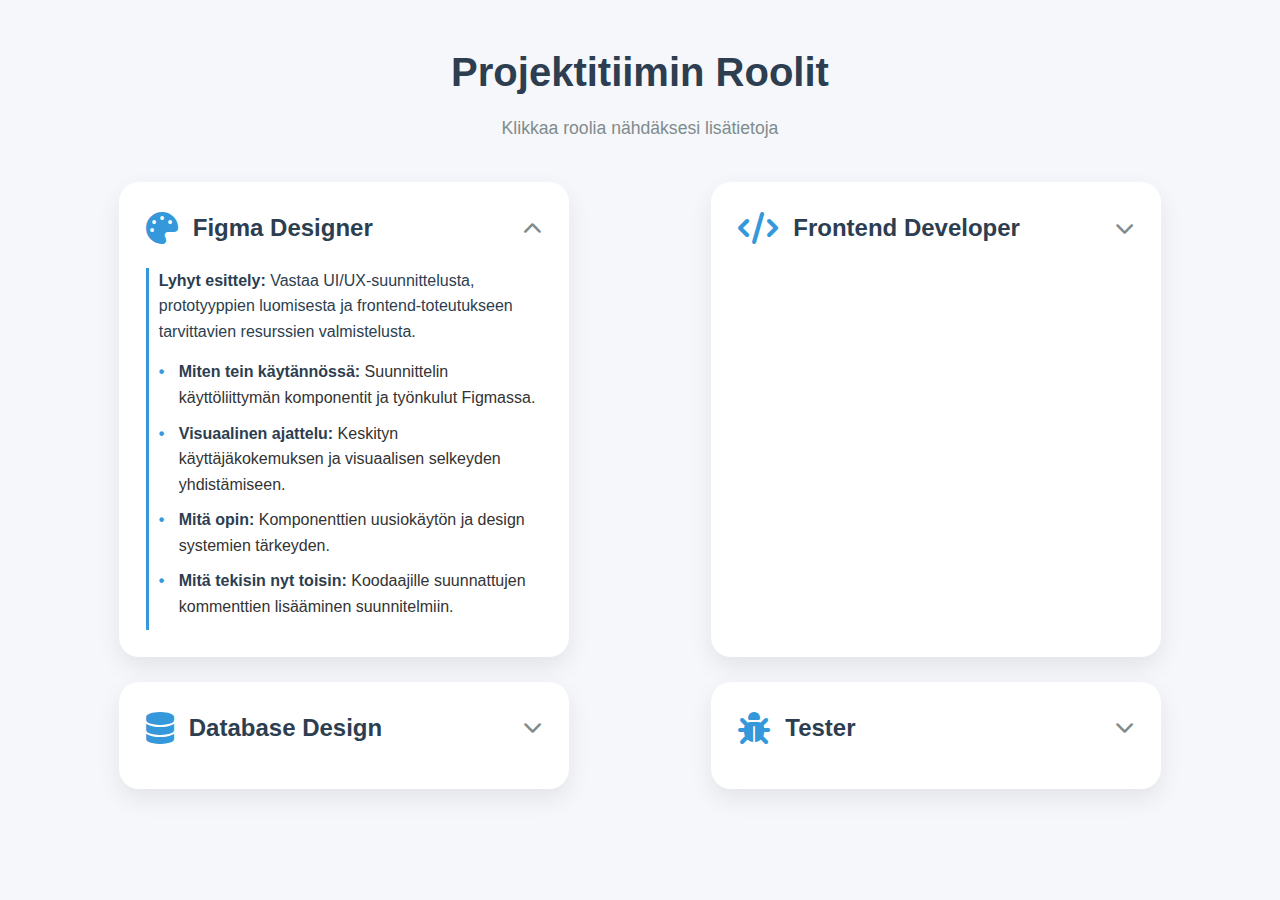
<file: test.html>
<!DOCTYPE html>
<html lang="fi">

<head>
  <meta charset="UTF-8">
  <meta name="viewport" content="width=device-width, initial-scale=1.0">
  <title>Roolijako - Interaktiivinen</title>
  <link rel="stylesheet" href="test.css">
  <link rel="stylesheet" href="https://cdnjs.cloudflare.com/ajax/libs/font-awesome/6.4.0/css/all.min.css">
</head>

<body>
  <div class="container">
    <h1>Projektitiimin Roolit</h1>
    <p class="subtitle">Klikkaa roolia nähdäksesi lisätietoja</p>

    <div class="grid-container">
      <!-- Ylärivin kaksi laatikkoa -->
      <div class="circle-box top-row" onclick="toggleContent('figma')">
        <div class="box-header">
          <i class="fas fa-palette"></i>
          <h2>Figma Designer</h2>
          <i class="fas fa-chevron-down arrow" id="arrow-figma"></i>
        </div>
        <div class="box-content" id="content-figma">
          <p><strong>Lyhyt esittely:</strong> Vastaa UI/UX-suunnittelusta, prototyyppien luomisesta ja
            frontend-toteutukseen tarvittavien resurssien valmistelusta.</p>
          <ul>
            <li><strong>Miten tein käytännössä:</strong> Suunnittelin käyttöliittymän komponentit ja työnkulut Figmassa.
            </li>
            <li><strong>Visuaalinen ajattelu:</strong> Keskityn käyttäjäkokemuksen ja visuaalisen selkeyden
              yhdistämiseen.</li>
            <li><strong>Mitä opin:</strong> Komponenttien uusiokäytön ja design systemien tärkeyden.</li>
            <li><strong>Mitä tekisin nyt toisin:</strong> Koodaajille suunnattujen kommenttien lisääminen suunnitelmiin.
            </li>
          </ul>
        </div>
      </div>

      <div class="circle-box top-row" onclick="toggleContent('frontend')">
        <div class="box-header">
          <i class="fas fa-code"></i>
          <h2>Frontend Developer</h2>
          <i class="fas fa-chevron-down arrow" id="arrow-frontend"></i>
        </div>
        <div class="box-content" id="content-frontend">
          <p><strong>Lyhyt esittely:</strong> Rakentaa käyttöliittymän Figma-suunnitelmien pohjalta ja toteuttaa
            keskeiset näkymät sekä käyttäjäinteraktiot.</p>
          <ul>
            <li><strong>Miten tein käytännössä:</strong> Muunsin Figma-suunnitelmat HTML/CSS/JS-koodiksi.</li>
            <li><strong>Visuaalinen ajattelu:</strong> Huomioin responsiivisuuden ja saavutettavuuden jokaista
              komponenttia suunnitellessa.</li>
            <li><strong>Mitä opin:</strong> React-komponenttien tehokas uusiokäyttö ja tilanhallinta.</li>
            <li><strong>Mitä tekisin nyt toisin:</strong> Enemmän yksikkötestejä komponenteille.</li>
          </ul>
        </div>
      </div>

      <!-- Alarivin kaksi laatikkoa -->
      <div class="circle-box bottom-row" onclick="toggleContent('database')">
        <div class="box-header">
          <i class="fas fa-database"></i>
          <h2>Database Design</h2>
          <i class="fas fa-chevron-down arrow" id="arrow-database"></i>
        </div>
        <div class="box-content" id="content-database">
          <p><strong>Lyhyt esittely:</strong> Suunnittelee tietokannan rakenteen, taulujen väliset relaatiot ja datan
            virtauksen, jotka tukevat sovelluksen toiminnallisuuksia.</p>
          <ul>
            <li><strong>Miten tein käytännössä:</strong> Luin ER-kaavioita ja normalisoin tietokantarakenteita.</li>
            <li><strong>Visuaalinen ajattelu:</strong> Keskityin siihen, miten data liikkuu ja miten se voidaan hakea
              tehokkaasti.</li>
            <li><strong>Mitä opin:</strong> Indeksien tärkeys suorituskyvyn kannalta.</li>
            <li><strong>Mitä tekisin nyt toisin:</strong> Lisäisin enemmän dokumentaatiota kuhunkin tauluun.</li>
          </ul>
        </div>
      </div>

      <div class="circle-box bottom-row" onclick="toggleContent('tester')">
        <div class="box-header">
          <i class="fas fa-bug"></i>
          <h2>Tester</h2>
          <i class="fas fa-chevron-down arrow" id="arrow-tester"></i>
        </div>
        <div class="box-content" id="content-tester">
          <p><strong>Lyhyt esittely:</strong> Testaa keskeisiä ominaisuuksia, tunnistaa bugeja ja varmistaa, että
            sovellus toimii odotetulla tavalla käyttäjän näkökulmasta.</p>
          <ul>
            <li><strong>Miten tein käytännössä:</strong> Suoritin manuaalisia ja automatisoituja testejä eri
              käyttötapauksille.</li>
            <li><strong>Visuaalinen ajattelu:</strong> Yritin nähdä sovelluksen "rikkinäisin silmin" löytääkseni
              mahdollisia ongelmia.</li>
            <li><strong>Mitä opin:</strong> Testauskattavuuden tärkeys ja bugiraportoinnin parhaat käytännöt.</li>
            <li><strong>Mitä tekisin nyt toisin:</strong> Automatisoisin enemmän toistuvia testitapauksia.</li>
          </ul>
        </div>
      </div>
    </div>
  </div>

  <script>
    function toggleContent(boxId) {
      const content = document.getElementById(`content-${boxId}`);
      const arrow = document.getElementById(`arrow-${boxId}`);

      // Toggle sisällön näkyvyys
      content.classList.toggle('open');

      // Toggle nuolen suunta
      if (content.classList.contains('open')) {
        arrow.style.transform = 'rotate(180deg)';
      } else {
        arrow.style.transform = 'rotate(0deg)';
      }
    }

    // Voit myös lisätä alustavan tilan, jossa yksi laatikko on auki
    document.addEventListener('DOMContentLoaded', function () {
      // Avaa ensimmäisen laatikon automaattisesti
      toggleContent('figma');
    });
  </script>

</body>

</html>
</file>
<file: index.css>
body {
  font-family: 'EB Garamond';
  background-color: #f1ece4;
  /* display: flex; */
  /* justify-content: center; */
  /* align-items: center; */
  /* height: 100vh; */
  /* margin: 0; */
}

.role-card {
  background: linear-gradient(145deg, #2e2e44, #1c1c2a);
  background: #80c783;
  border-radius: 20px;
  box-shadow: 0 10px 30px rgba(0, 0, 0, 0.5);
  padding: 20px;
  width: 230px;
  color: #000000;
  text-align: center;
  transition: transform 0.3s ease, box-shadow 0.3s ease;
  float: left;
  margin: 6px;
}

.role-card:hover {
  transform: translateY(-10px);
  box-shadow: 0 20px 40px rgba(0, 0, 0, 0.6);
}

.role-icon {
  font-size: 50px;
  color: #80c783; /* pastellivioletti korostus */
  margin-bottom: 20px;
}
.roleicon {
  /* font-size: 30px; */
  /* color: #4ade80; pastellivioletti korostus */
  /* margin-bottom: 10px; */
  /* padding: 10px; */
  font-size: 2rem;
  color: #80c783;
  margin-right: 10px;
}

.role-title {
  font-size: 22px;
  font-weight: bold;
  margin-bottom: 10px;
  color: #000000;
}

.role-description {
  font-size: 16px;
  color: #000000;
  line-height: 1.5;
}

.role-tag {
  display: inline-block;
  background-color: #80c783; /* pastellivihreä */
  color: #1e1e2f;
  padding: 5px 12px;
  border-radius: 12px;
  font-size: 12px;
  margin-top: 15px;
}

.otsikko {
  /* font-family: 'Segoe UI', sans-serif; */
  color: #000000;
}

.Information {
  color: rgb(0, 0, 0);
  font-size: 16px;
  /* display: flex; */
}

.kuva {
  width: 100px;
  height: 130px;
}

.kortit {
  display: flex;
  margin: 3px;
}

.section-title {
  margin-bottom: 1rem;
}

.profile-header {
  min-height: 65vh;
  display: flex;
  align-items: center;
  justify-content: center;

  padding: 4rem 6rem;
  /* background-color: #f7f4ef; sama vaalea sävy kuin muualla */
  gap: 4rem;
}

.profile-left {
  max-width: 420px;
  display: flex;
  flex: 1;
  flex-direction: column;
  align-items: flex-start;
  text-align: left;
}

.profile-right {
  flex: 1;
  min-height: 300px;
}

.profile-header {
  animation: fadeSlideUp 0.8s ease-out forwards;
  opacity: 0;
}

@keyframes fadeSlideUp {
  from {
    opacity: 0;
    transform: translateY(20px);
  }
  to {
    opacity: 1;
    transform: translateY(0);
  }
}

/* Profiilikuva */
.profile-img {
  width: 150px;
  height: 150px;
  object-fit: cover;
  border-radius: 50%;
  margin-bottom: 1.5rem;

  border: 4px solid #80c783; /* vihreä yhteys kortteihin */
}
.profile-img {
  animation: softZoom 0.8s ease-out 0.2s forwards;
  transform: scale(0.95);
  opacity: 0;
}

@keyframes softZoom {
  to {
    transform: scale(1);
    opacity: 1;
  }
}

.about-name,
.study,
.specialization,
.social-icons {
  opacity: 0;
  animation: fadeIn 0.6s ease forwards;
}

.about-name {
  animation-delay: 0.3s;
}
.study {
  animation-delay: 0.4s;
}
.specialization {
  animation-delay: 0.5s;
}
.social-icons {
  animation-delay: 0.6s;
}

@keyframes fadeIn {
  to {
    opacity: 1;
  }
}

.social-icons img {
  width: 26px;
  height: 26px;
  opacity: 0.85;
  transition: transform 0.2s ease, opacity 0.2s ease;
}

.social-icons img:hover {
  transform: translateY(-2px);
  opacity: 1;
}

/* Tekstit */
.about-name {
  font-size: 2.2rem;
  margin-bottom: 0.4rem;
  color: #1f2933;
}

.study {
  font-size: 1.05rem;
  margin-bottom: 0.2rem;
  color: #374151;
}

.specialization {
  font-size: 1rem;
  opacity: 0.85;
  margin-bottom: 1.4rem;
  max-width: 360px;
}

/* Sosiaali-ikonit */
.social-icons {
  display: flex;
  gap: 1.2rem;
  padding-left: 35px;
}

.social-icons img {
  width: 26px;
  height: 26px;
  transition: transform 0.2s ease, opacity 0.2s ease;
}

.social-icons img:hover {
  transform: translateY(-2px);
  opacity: 0.8;
}

.reko-slider {
  position: relative;
  width: 100%;
  max-width: 520px;
  height: 320px;
}

.reko-slide {
  position: absolute;
  inset: 0;
  width: 100%;
  height: 100%;
  object-fit: cover;
  /* object-view-box: inherit; */
  /* margin: auto; */
  /* padding: 0.5rem; */
  /* background: #f1ece4; */
  /* border-radius: 16px; */

  border-radius: 18px;
  box-shadow: 0 20px 40px rgba(0, 0, 0, 0.12);

  opacity: 0;
  transform: scale(0.98);
  transition: opacity 0.8s ease, transform 0.8s ease;
}

.reko-slide.active {
  opacity: 1;
  transform: scale(1);
}

.rolecard {
  display: grid;
  display: flex;
  grid-template-columns: repeat(auto-fit, minmax(320px, 1fr));
  border: 2px solid #80c783;
  border-radius: 14px;
  background: #fff;
  box-shadow: 0 6px 14px rgba(0, 0, 0, 0.15);
  overflow: hidden;
}

.roleheader {
  width: 100%;
  background: #ffffff;
  border: none;
  padding: 1.2rem 1.5rem;
  font-size: 1.2rem;
  font-weight: 600;

  display: flex;
  justify-content: space-between;
  align-items: center;
  cursor: pointer;
}

.roleheader:hover {
  background: #f5fff8;
}

.arrow {
  transition: transform 0.3s ease;
}

.rolecontent {
  padding: 1.5rem;
  border-top: 1px solid #80c783;
  display: none;
  font-size: 0.95rem;
  line-height: 1.6;
}
/* LISÄÄ TÄMÄ OSIO SINUN CSS-TIEDOSTOON LOPPUUN */

/* TC-PROJECT BOX (YKSI LAATIKKO YLÄHÄÄLLÄ) */
.tc-project-box {
  background-color: #e7e7e7;
  border-radius: 16px;
  /* box-shadow: 0 8px 25px rgba(74, 222, 128, 100); */
  padding: 2rem;
  margin: 2rem auto;
  max-width: 1150px;
  min-height: 400px;
  /* border: 2px solid #3ac46d; */
}

.tc-title {
  font-family: 'EB Garamond';
  color: #000000;
  text-align: center;
  margin-bottom: 1.5rem;
  font-size: 1.4rem;
}

.tc-roles-list {
  display: flex;
  flex-direction: column;
  gap: 1.2rem;
}

.tc-role-item {
  padding: 1rem;
  border-left: 4px solid #80c783;
  background-color: #f9f9f9;
  border-radius: 0 8px 8px 0;
}

.tc-role-title {
  font-family: 'EB Garamond';
  color: #2c3e50;
  margin: 0 0 0.3rem 0;
  font-size: 1.1rem;
  font-weight: bold;
}

.tc-role-desc {
  font-family: 'EB Garamond';
  color: #34495e;
  margin: 0;
  font-size: 0.95rem;
  line-height: 1.5;
}
.scroll-animate {
  opacity: 0;
  transform: translateY(24px);
  transition: opacity 0.6s ease, transform 0.6s ease;
}

.scroll-animate.show {
  opacity: 1;
  transform: translateY(0);
}

/* LAAJENNETUT TIEDOT (alaosa 2x2 grid) */
.roles-grid-container {
  display: grid;
  grid-template-columns: repeat(2, 1fr);
  gap: 2rem;
  margin: 3rem;
  font-family: 'EB Garamond';
}

.details-title {
  grid-column: 1 / -1;
  text-align: center;
  margin-bottom: 1rem;
  font-size: 1.8rem;
  color: #000000;
}

/* Ylärivin roolit */
.top-row {
  grid-row: 2;
}

/* Alarivin roolit */
.bottom-row {
  grid-row: 3;
}

/* Rolecard tyylit (päivitetty) */
.rolecard {
  border: 2px solid #80c783;
  border-radius: 14px;
  background: #fff;
  box-shadow: 0 6px 14px rgba(0, 0, 0, 0.15);
  overflow: hidden;
  width: 100%;
}

.roleheader {
  width: 100%;
  background: #ffffff;
  border: none;
  padding: 1.2rem 1.5rem;
  font-size: 1.2rem;
  font-weight: 600;
  display: flex;
  justify-content: space-between;
  align-items: center;
  cursor: pointer;
}

.roleheader:hover {
  background: #f5fff8;
}

.arrow {
  transition: transform 0.3s ease;
  font-size: 1.4rem;
}

.rolecontent {
  padding: 1.5rem;
  border-top: 1px solid #80c783;
  display: none;
  font-size: 0.95rem;
  line-height: 1.6;
}

.rolecontent.open {
  display: block;
}

/* Responsiivisuus */
@media (max-width: 768px) {
  .roles-grid-container {
    grid-template-columns: 1fr;
  }

  .top-row,
  .bottom-row {
    grid-row: auto;
  }

  .tc-roles-list {
    gap: 1rem;
  }
}

.container {
  max-width: 1200px;
  margin: 0 auto;
  padding: 20px;
}

h1 {
  text-align: center;
  color: #2c3e50;
  margin-bottom: 10px;
  font-size: 2.5rem;
}

.subtitle {
  text-align: center;
  color: #7f8c8d;
  margin-bottom: 40px;
  font-size: 1.1rem;
}

.grid-container {
  display: grid;
  grid-template-columns: repeat(2, 1fr);
  grid-gap: 25px;
  justify-items: center;
}

.circle-box {
  background-color: rgb(255, 252, 252);
  border-radius: 20px;
  box-shadow: 0 10px 25px rgba(0, 0, 0, 0.08);
  padding: 25px;
  width: 100%;
  max-width: 550px;
  cursor: pointer;
  transition: all 0.3s ease;
  border: 2px solid transparent;
  overflow: hidden;
}

.circle-box:hover {
  transform: translateY(-5px);
  box-shadow: 0 15px 30px rgba(0, 0, 0, 0.12);
  border-color: #80c783;
}

.top-row {
  grid-row: 1;
}

.bottom-row {
  grid-row: 2;
}

.viiva {
  height: 2px;
  background-color: #dbdddc;
  margin: 15px 0;
  width: 100%;
}
.box-header {
  display: flex;
  align-items: center;
  justify-content: space-between;
  /* margin-bottom: 15px; */
}

.box-header i:first-child {
  font-size: 2rem;
  color: #80c783;
  margin-right: 15px;
}

.box-header h2 {
  font-size: 1.5rem;
  color: #2c3e50;
  flex-grow: 1;
  /* margin-right: 10px; */
  margin: 0 10px;
}

.arrow {
  font-size: 1.2rem;
  color: #80c783;
  transition: transform 0.3s ease;
}

.box-content {
  /* Tämä tekee avautumisesta sulavamman */
  will-change: max-height;
  max-height: 0;
  overflow: hidden;
  opacity: 0;
  /* transition: all 0.5s ease; */
  transition: max-height 0.6s ease, opacity 0.3s ease;
  /* padding-left: 10px; */
  /* border-left: 3px solid transparent; */
  padding: 0 15px;
  margin-top: 10px;
}

.box-content.open {
  /* max-height: 5000px; */
  max-height: none;
  opacity: 1;
  margin-top: 20px;
  border-left-color: #80c783;
}

.box-content p {
  margin-bottom: 15px;
  color: #2c3e50;
  font-size: 1rem;
  line-height: 1.5;
}

.box-content ul {
  list-style-type: none;
  padding-left: 10px;
}

.box-content li {
  margin-bottom: 12px;
  padding-left: 10px;
  position: relative;
}

.box-content li:before {
  content: '•';
  color: #80c783;
  font-weight: bold;
  position: absolute;
  left: -10px;
  /* font-size: 1.2rem; */
}

.box-content strong {
  color: #2c3e50;
  font-weight: bold;
}

.mitaopin {
  /* content: '→'; */
  /* border: yellow; */
  /* background-color: #cccccc; */
  margin: 5px;
  padding: 10px;
}

.mitaopin li::before {
  content: '→';
  /* border: yellow; */
  /* background-color: #cccccc; */
  /* margin: 5px; */
  /* padding: 10px; */
}
/* Responsiivisuus */
@media (max-width: 768px) {
  .grid-container {
    grid-template-columns: 1fr;
  }

  .top-row,
  .bottom-row {
    grid-row: auto;
  }

  h1 {
    font-size: 2rem;
  }

  .box-header h2 {
    font-size: 1.3rem;
  }
}

/* === DESIGN COMPARISON (OLD → NEW) === */
.design-comparison {
  display: flex;
  justify-content: center;
  align-items: center;
  gap: 1.5rem;
  margin: 1.5rem 0 2rem;
  flex-wrap: wrap;
}

.design-comparison figure {
  text-align: center;
}

.design-comparison img {
  width: 140px;
  border-radius: 12px;
  cursor: zoom-in;
  box-shadow: 0 8px 20px rgba(0, 0, 0, 0.15);
  transition: transform 0.25s ease;
}

.design-comparison img:hover {
  transform: scale(1.05);
}

.design-comparison figcaption {
  margin-top: 0.4rem;
  font-size: 0.85rem;
  opacity: 0.8;
}

.design-arrow {
  font-size: 2rem;
  font-weight: bold;
  color: #80c783;
}

/* === IMAGE MODAL === */
.image-modal {
  position: fixed;
  inset: 0;
  background: rgba(0, 0, 0, 0.85);
  display: none;
  justify-content: center;
  align-items: center;
  z-index: 9999;
}

.image-modal img {
  max-width: 90%;
  max-height: 90%;
  border-radius: 12px;
  box-shadow: 0 20px 40px rgba(0, 0, 0, 0.6);
}

/* Etusivu kuvat tyylit */
/* === DESIGN COMPARISON (OLD → NEW) === */
.designcomparison {
  display: flex;
  justify-content: center;
  align-items: center;
  gap: 1.5rem;
  margin: 1.5rem 0 2rem;
  flex-wrap: wrap;
}

.designcomparison figure {
  text-align: center;
}

.designcomparison img {
  width: 100px;
  border-radius: 12px;
  cursor: zoom-in;
  box-shadow: 0 8px 20px rgba(0, 0, 0, 0.15);
  transition: transform 0.25s ease;
}

.designcomparison img:hover {
  transform: scale(1.05);
}

.designcomparison figcaption {
  margin-top: 0.4rem;
  font-size: 0.85rem;
  opacity: 0.8;
}

.designarrow {
  font-size: 2rem;
  font-weight: bold;
  color: #80c783;
}

/* === 3 KUVAA VIEREKKÄIN === */
.designcomparison.three-images {
  display: flex;
  justify-content: center;
  gap: 1.5rem;
  margin: 1.5rem 0 2rem;
  flex-wrap: nowrap;
}

.designcomparison.three-images figure {
  text-align: center;
}

/* KUVAT */
.designcomparison.three-images img {
  width: 65px;
  height: 60px;
  object-fit: cover;
  border-radius: 12px;
  cursor: zoom-in;
  box-shadow: 0 8px 20px rgba(0, 0, 0, 0.15);
  transition: transform 0.25s ease;
}

.designcomparison.three-images img:hover {
  transform: scale(1.05);
}

/* TEKSTIT */
.designcomparison.three-images figcaption {
  margin-top: 0.4rem;
  font-size: 0.85rem;
  opacity: 0.8;
}
.designarrow {
  font-size: 2rem;
  font-weight: bold;
  color: #80c783;
  /* margin: 0px; */
}

/* muu tekinen osaaminen tyylit */
.extra-skills-title {
  margin-top: 4rem;
  margin-bottom: 1.5rem;
  font-size: 1.4rem;
  color: #1f2933;
}

.extra-skills-grid {
  display: grid;
  grid-template-columns: repeat(auto-fit, minmax(260px, 1fr));
  gap: 1.5rem;
}

.extra-skill-card {
  background: #e9f6ec;
  border-radius: 18px;
  padding: 1.6rem;
  box-shadow: 0 10px 25px rgba(0, 0, 0, 0.08);
  transition: transform 0.25s ease, box-shadow 0.25s ease;
}

.extra-skill-card:hover {
  transform: translateY(-4px);
  box-shadow: 0 14px 30px rgba(0, 0, 0, 0.12);
}

.extra-skill-card .icon {
  font-size: 1.8rem;
  margin-bottom: 0.6rem;
}

.extra-skill-card h4 {
  margin-bottom: 0.4rem;
  font-size: 1.05rem;
  color: #14532d;
}

.extra-skill-card p {
  font-size: 0.95rem;
  color: #374151;
  line-height: 1.45;
}

.skill-image {
  width: 100%;
  max-height: 120px;
  object-fit: contain;
  margin: 0.8rem 0 9rem;

  opacity: 0.9;
  filter: drop-shadow(0 6px 12px rgba(0, 0, 0, 0.08));
}

.extra-skill-card img {
  width: 140px;
  border-radius: 12px;
  cursor: zoom-in;
  box-shadow: 0 8px 20px rgba(0, 0, 0, 0.15);
  transition: transform 0.25s ease;

  /* LISÄÄ NÄMÄ KESKITTÄMISEEN */
  display: block;
  margin-left: auto;
  margin-right: auto;
}

.extra-skill-card img:hover {
  transform: scale(1.05);
}

.extra-skill-card nuoli {
  font-size: 1rem;
  font-weight: bold;
  /* color: #3ac46d; */
}

.extra-skill-card figcaption {
  margin-top: 0.4rem;
  font-size: 0.85rem;
  opacity: 0.8;
}

/* Reflektio-osio tyylit */
.reflection-section {
  background-color: #f7f4ef;
  padding: 5rem 1.5rem;
}

.reflection-container {
  max-width: 1100px;
  margin: 0 auto;
  display: grid;
  grid-template-columns: 40% 60%;
}

/* Vasen puoli */
.reflection-intro h2 {
  font-size: 2.2rem;
  margin-bottom: 1rem;
  color: #1f2933;
}

.reflection-lead {
  font-size: 1.05rem;
  color: #374151;
  margin-bottom: 2rem;
  line-height: 1.6;
}

.reflection-image {
  max-width: 260px;
  opacity: 0.9;
}

/* Oikea puoli */
.reflection-block {
  border-left: 3px solid #86c88a;
  padding-left: 1.5rem;
  margin-bottom: 2.5rem;
}

.reflection-block h3 {
  font-size: 1.2rem;
  margin-bottom: 0.4rem;
  color: #1f2933;
}

.reflection-block p {
  color: #374151;
  line-height: 1.6;
}

/* Yhteenveto */
.reflection-summary {
  margin-top: 3rem;
  padding: 1.2rem 1.5rem;
  background-color: rgba(134, 200, 138, 0.15);
  border-radius: 14px;
  color: #1f2933;
  font-weight: 500;
}

.project-card {
  background-color: #f5f6f4;
  border-radius: 20px;
  padding: 2rem;
  margin: 4rem auto;
  max-width: 1100px;
  box-shadow: 0 10px 30px rgba(0, 0, 0, 0.06);
}

.project-card {
  animation: fadeSlideUp 0.8s ease-out forwards;
  opacity: 0;
}

@keyframes fadeSlideUp {
  from {
    opacity: 0;
    transform: translateY(20px);
  }
  to {
    opacity: 1;
    transform: translateY(0);
  }
}

.project-content,
.project-image,
.project-text {
  opacity: 0;
  animation: fadeIn 0.6s ease forwards;
}

.project-content {
  animation-delay: 0.3s;
}
.project-image {
  animation-delay: 0.4s;
}
.project-text {
  animation-delay: 0.5s;
}

@keyframes fadeIn {
  to {
    opacity: 1;
  }
}

.project-content {
  display: flex;
  align-items: center;
  gap: 3rem;
}

.project-image img {
  width: 320px;
  max-width: 100%;
}

.project-text h2 {
  font-size: 1.8rem;
  margin-bottom: 1rem;
}

.project-text p {
  line-height: 1.6;
  margin-bottom: 1rem;
  color: #333;
}

.project-link {
  display: inline-block;
  margin-top: 1rem;
  text-decoration: none;
  font-weight: 500;
  color: #2f6f4e;
  transition: color 0.2s ease;
}

.project-link:hover {
  color: #1f4d36;
}

/* viiva lopussa */
.simple-footer {
  margin-top: 2rem;
  padding-bottom: 1rem;
  text-align: center;
}

.footer-name {
  font-size: 0.9rem;
  font-weight: bold;
  color: #000000;
}
</file>
<file: test.css>
* {
  margin: 0;
  padding: 0;
  box-sizing: border-box;
  font-family: 'Segoe UI', Tahoma, Geneva, Verdana, sans-serif;
}

body {
  background-color: #f5f7fa;
  color: #333;
  line-height: 1.6;
  padding: 20px;
  min-height: 100vh;
}

.container {
  max-width: 1200px;
  margin: 0 auto;
  padding: 20px;
}

h1 {
  text-align: center;
  color: #2c3e50;
  margin-bottom: 10px;
  font-size: 2.5rem;
}

.subtitle {
  text-align: center;
  color: #7f8c8d;
  margin-bottom: 40px;
  font-size: 1.1rem;
}

.grid-container {
  display: grid;
  grid-template-columns: repeat(2, 1fr);
  grid-gap: 25px;
  justify-items: center;
}

.circle-box {
  background-color: white;
  border-radius: 20px;
  box-shadow: 0 10px 25px rgba(0, 0, 0, 0.08);
  padding: 25px;
  width: 100%;
  max-width: 450px;
  cursor: pointer;
  transition: all 0.3s ease;
  border: 2px solid transparent;
  overflow: hidden;
}

.circle-box:hover {
  transform: translateY(-5px);
  box-shadow: 0 15px 30px rgba(0, 0, 0, 0.12);
  border-color: #3498db;
}

.top-row {
  grid-row: 1;
}

.bottom-row {
  grid-row: 2;
}

.box-header {
  display: flex;
  align-items: center;
  justify-content: space-between;
  margin-bottom: 15px;
}

.box-header i:first-child {
  font-size: 2rem;
  color: #3498db;
  margin-right: 15px;
}

.box-header h2 {
  font-size: 1.5rem;
  color: #2c3e50;
  flex-grow: 1;
}

.arrow {
  font-size: 1.2rem;
  color: #7f8c8d;
  transition: transform 0.3s ease;
}

.box-content {
  max-height: 0;
  overflow: hidden;
  opacity: 0;
  transition: all 0.5s ease;
  padding-left: 10px;
  border-left: 3px solid transparent;
}

.box-content.open {
  max-height: 1000px;
  opacity: 1;
  margin-top: 20px;
  border-left-color: #3498db;
}

.box-content p {
  margin-bottom: 15px;
  color: #2c3e50;
  font-size: 1rem;
}

.box-content ul {
  list-style-type: none;
  padding-left: 10px;
}

.box-content li {
  margin-bottom: 10px;
  padding-left: 10px;
  position: relative;
}

.box-content li:before {
  content: '•';
  color: #3498db;
  font-weight: bold;
  position: absolute;
  left: -10px;
}

.box-content strong {
  color: #2c3e50;
}

/* Responsiivisuus */
@media (max-width: 768px) {
  .grid-container {
    grid-template-columns: 1fr;
  }

  .top-row,
  .bottom-row {
    grid-row: auto;
  }

  h1 {
    font-size: 2rem;
  }

  .box-header h2 {
    font-size: 1.3rem;
  }
}
</file>
